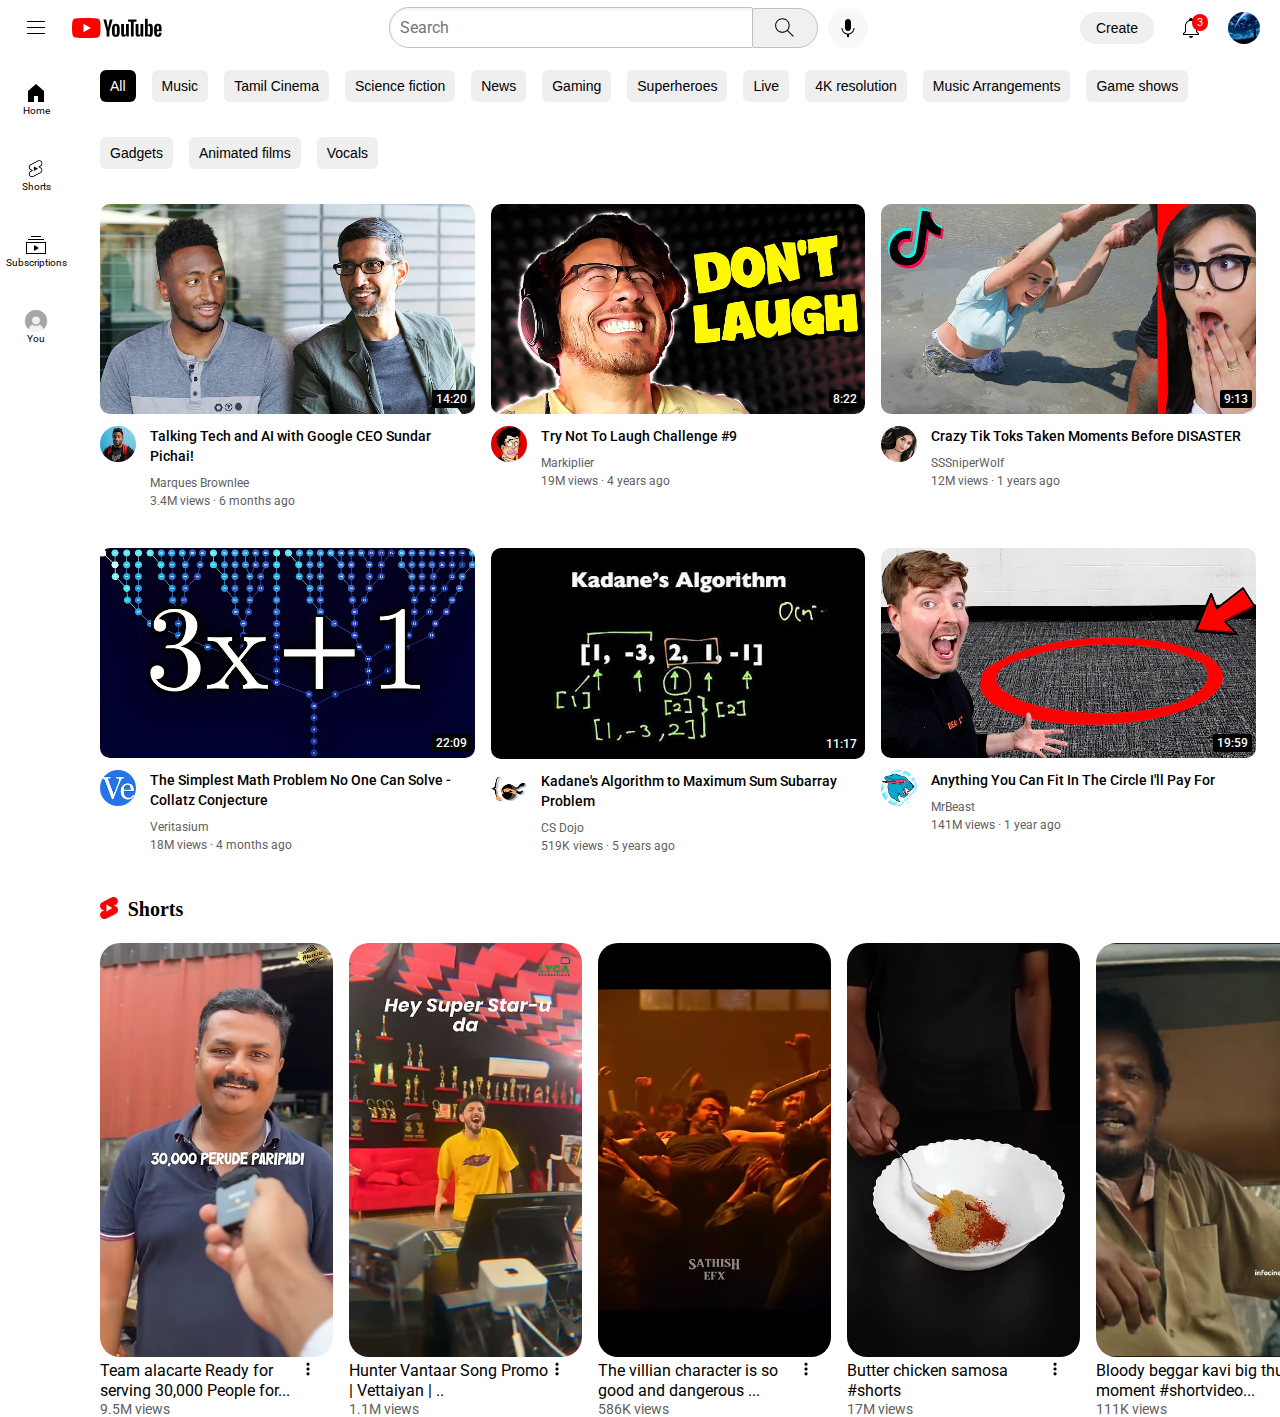
<file: index.html>
<!DOCTYPE html>
<html>
    <head>
        <title>Youtube.com Clone</title>

        <link rel="preconnect" href="https://fonts.googleapis.com">
        <link rel="preconnect" href="https://fonts.gstatic.com" crossorigin>
        <link href="https://fonts.googleapis.com/css2?family=Roboto:ital,wght@0,400;0,500;0,700;1,100&display=swap" rel="stylesheet">
        
        <link rel="stylesheet" href="styles/general.css">
        <link rel="stylesheet" href="styles/header.css">
        <link rel="stylesheet" href="styles/video.css">
        <link rel="stylesheet" href="styles/sidebar.css">
    </head>
    <body>
        <div class="header">
            <div class="left-section">
                <img class="hamburger-menu" src="icons/hamburger-menu.svg" >
                <img class="youtube-logo" src="icons/youtube-logo.svg">
            </div>
            <div class="middle-section">
                <input class="search-bar" type="text" placeholder="Search">
                <button class="search-button">
                    <img class="search-icon" src="icons/search.svg">
                    <div class="tooltip">Search</div>
                </button>
                <button class="voice-search-button">
                    <img class="voice-search-icon" src="icons/voice-search-icon.svg">
                    <div class="tooltip">Search with your voice</div>
                </button>
            </div>
            <div class="right-section">
                <div class="create-icon-container">
                    <button class="create"> Create</button>
                </div>
                
                <div class="notifications-icon-container">
                    <img class="notifications-icon" src="icons/notifications.svg">
                    <div class="notifications-count">3</div>
                    <div class="tooltip">Notifications</div>
                </div>
              
                <img class="my-channel-icon" src="thumbnails/my-channel.jpg">
            </div>
        </div>

        <div class="sidebar">
            <div class="sidebar-link">
                <img src="icons/home.svg">
                <div>Home</div>
            </div>
            <div class="sidebar-link">
                <img src="icons/shorts b.png">
                <div>Shorts</div>
            </div>
            <div class="sidebar-link">
                <img src="icons/subscriptions.svg">
                <div>Subscriptions</div>
            </div>        
            <div class="sidebar-link">
                <img src="icons/user-removebg-preview.png">
                <div>You</div>
            </div>          
        </div>

        <div class="button-marathon">
            <button class="all">All</button>
            <button>Music</button>
            <button>Tamil Cinema</button>
            <button>Science fiction</button>
            <button>News</button>
            <button>Gaming</button>
            <button>Superheroes</button>
            <button>Live</button>
            <button>4K resolution</button>
            <button>Music Arrangements</button>
            <button>Game shows</button>
            <button>Gadgets</button>
            <button>Animated films</button>
            <button>Vocals</button>
        </div>
        
        <div class="video-grid">
            <div class="video-preview">
                <div class="thumbnail-row">
                    <img class="thumbnail" src="thumbnails/thumbnail-1.webp">
                    <div class="video-time">
                        14:20
                    </div>
                </div>
                <div class="video-info-grid">
                    <div class="channel-picture">
                        <img class="channel" src="thumbnails/channel-1.jpeg">
                    </div>
                    <div class="video-info" >
                        <p class="video-title">
                            Talking Tech and AI with Google CEO Sundar Pichai! 
                        </p>
                        <p class="video-author">
                            Marques Brownlee 
                        </p>
                        <p class="video-stats">
                            3.4M views &#183 6 months ago
                        </p>
                    </div>
                </div>
            </div>


            <div class="video-preview">
                <div class="thumbnail-row">
                    <img class="thumbnail" src="thumbnails/thumbnail-2.webp">
                    <div class="video-time">
                        8:22
                    </div>
                </div>
                <div class="video-info-grid">
                    <div class="channel-picture">
                        <img class="channel" src="thumbnails/channel-2.jpeg">
                    </div>
                    <div class="video-info">
                        <p class="video-title">
                            Try Not To Laugh Challenge #9 
                        </p>
                        <p class="video-author">
                            Markiplier 
                        </p>
                        <p class="video-stats">
                            19M views &#183 4 years ago
                        </p>
                    </div>
                </div>
            </div>


            <div class="video-preview">
                <div class="thumbnail-row">
                    <img class="thumbnail" src="thumbnails/thumbnail-3.webp">
                    <div class="video-time">
                        9:13
                    </div>
                </div>
                <div class="video-info-grid">
                    <div class="channel-picture">
                        <img class="channel" src="thumbnails/channel-3.jpeg">
                    </div>
                    <div class="video-info">
                        <p class="video-title">
                            Crazy Tik Toks Taken Moments Before DISASTER
                        </p>
                        <p class="video-author">
                            SSSniperWolf 
                        </p>
                        <p class="video-stats">
                            12M views &#183 1 years ago
                        </p>
                    </div>
                </div>
            </div>
            

            <div class="video-preview">
                <div class="thumbnail-row">
                    <img class="thumbnail" src="thumbnails/thumbnail-4.webp">
                    <div class="video-time">
                        22:09
                    </div>
                </div>
                <div class="video-info-grid">
                    <div class="channel-picture">
                        <img class="channel" src="thumbnails/channel-4.jpeg">
                    </div>
                    <div class="video-info">
                        <p class="video-title">
                            The Simplest Math Problem No One Can Solve - Collatz Conjecture 
                        </p>
                        <p class="video-author">
                            Veritasium
                        </p>
                        <p class="video-stats">
                            18M views &#183 4 months ago
                        </p>
                    </div>
                </div>
            </div>

            <div class="video-preview">
                <div class="thumbnail-row">
                    <img class="thumbnail" src="thumbnails/thumbnail-5.webp">
                    <div class="video-time">
                        11:17
                    </div>
                </div>
                <div class="video-info-grid">
                    <div class="channel-picture">
                        <img class="channel" src="thumbnails/channel-5.jpeg">
                    </div>
                    <div class="video-info">
                        <p class="video-title">
                            Kadane's Algorithm to Maximum Sum Subarray Problem
                        </p>
                        <p class="video-author">
                            CS Dojo
                        </p>
                        <p class="video-stats">
                            519K views &#183 5 years ago
                        </p>
                    </div>
                </div>
            </div>

            <div class="video-preview">
                <div class="thumbnail-row">
                    <img class="thumbnail" src="thumbnails/thumbnail-6.webp">
                    <div class="video-time">
                        19:59
                    </div>
                </div>
                <div class="video-info-grid">
                    <div class="channel-picture">
                        <img class="channel" src="thumbnails/channel-6.jpeg">
                    </div>
                    <div class="video-info">
                        <p class="video-title">
                            Anything You Can Fit In The Circle I'll Pay For
                        </p>
                        <p class="video-author">
                            MrBeast
                        </p>
                        <p class="video-stats">
                            141M views &#183 1 year ago
                        </p>
                    </div>
                </div>
            </div>
        </div>

        
        <div class="shorts-main">
            <div class="shorts-icon">
                <img src="icons/images.png">
            </div>
            <div class="shorts-title">
                Shorts
            </div>
        </div>


        <div class="shorts-grid">
            <div class="shorts-preview">
                <div class="shorts-row">
                    <img class="frame" src="thumbnails/videoframe_882.png">
                </div>
                <div class="shorts-info-grid">
                    <div class="shorts-info">
                        <p class="shorts-desp">
                            Team alacarte Ready for serving 30,000 People for...
                        </p>
                        <p class="shorts-stat">
                            9.5M views
                        </p>
                    </div>
                    <div class="triple-icon">
                        <img class="triple" src="icons/triple dot.png">
                    </div>
                </div>
            </div>

            <div class="shorts-preview">
                <div class="shorts-row">
                    <img class="frame" src="thumbnails/videoframe_2.png">
                </div>
                <div class="shorts-info-grid">
                    <div class="shorts-info">
                        <p class="shorts-desp">
                            Hunter Vantaar Song Promo | Vettaiyan | ..
                        </p>
                        <p class="shorts-stat">
                            1.1M views
                        </p>
                    </div>
                    <div class="triple-icon">
                        <img class="triple" src="icons/triple dot.png">
                    </div>
                </div>
            </div>

            <div class="shorts-preview">
                <div class="shorts-row">
                    <img class="frame" src="thumbnails/videoframe_32.png">
                </div>
                <div class="shorts-info-grid">
                    <div class="shorts-info">
                        <p class="shorts-desp">
                            The villian character is so good and dangerous ...
                        </p>
                        <p class="shorts-stat">
                            586K views
                        </p>
                    </div>
                    <div class="triple-icon">
                        <img class="triple" src="icons/triple dot.png">
                    </div>
                </div>
            </div>

            <div class="shorts-preview">
                <div class="shorts-row">
                    <img class="frame" src="thumbnails/videoframe_4.png">
                </div>
                <div class="shorts-info-grid">
                    <div class="shorts-info">
                        <p class="shorts-desp">
                            Butter chicken samosa #shorts
                        </p>
                        <p class="shorts-stat">
                            17M views
                        </p>
                    </div>
                    <div class="triple-icon">
                        <img class="triple" src="icons/triple dot.png">
                    </div>
                </div>
            </div>

            <div class="shorts-preview">
                <div class="shorts-row">
                    <img class="frame" src="thumbnails/videoframe_5.png">
                </div>
                <div class="shorts-info-grid">
                    <div class="shorts-info">
                        <p class="shorts-desp">
                            Bloody beggar kavi big thug moment #shortvideo...
                        </p>
                        <p class="shorts-stat">
                            111K views
                        </p>
                    </div>
                    <div class="triple-icon">
                        <img class="triple" src="icons/triple dot.png">
                    </div>
                </div>
            </div>


        </div>


    </body>
</html>
</file>
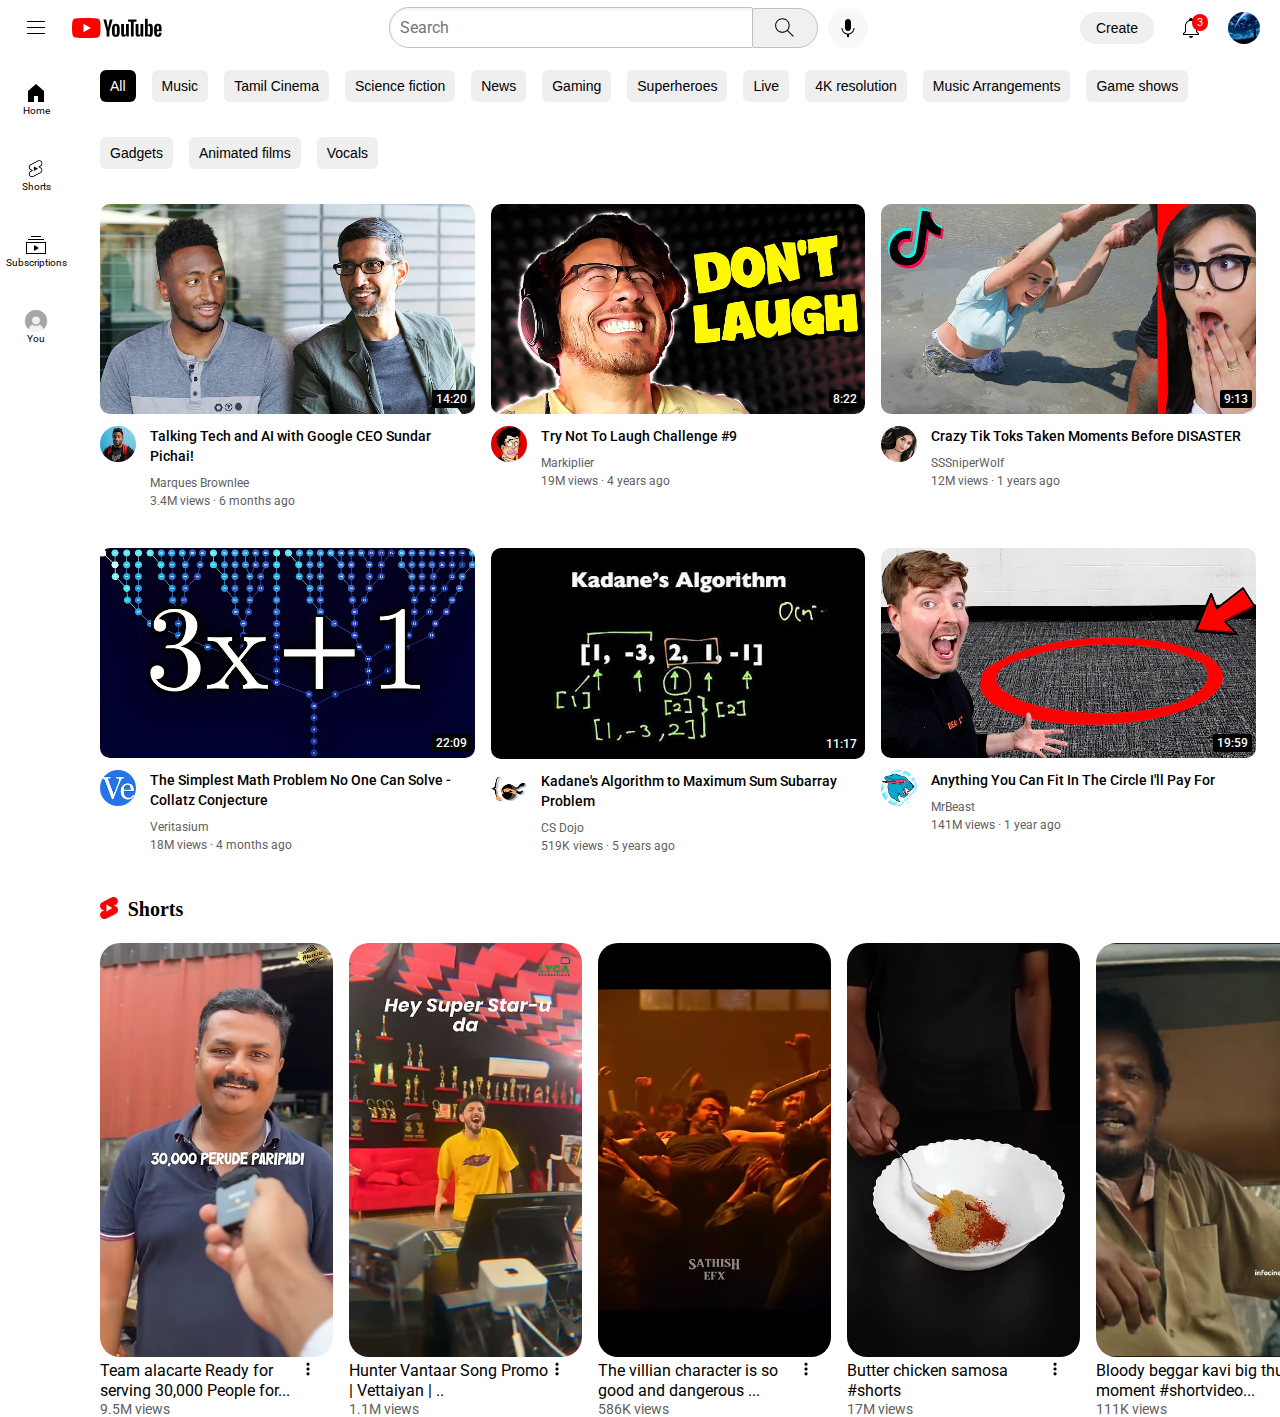
<file: youtube.html>
<!DOCTYPE html>
<html>
    <head>
        <title>Youtube.com Clone</title>

        <link rel="preconnect" href="https://fonts.googleapis.com">
        <link rel="preconnect" href="https://fonts.gstatic.com" crossorigin>
        <link href="https://fonts.googleapis.com/css2?family=Roboto:ital,wght@0,400;0,500;0,700;1,100&display=swap" rel="stylesheet">
        
        <link rel="stylesheet" href="styles/general.css">
        <link rel="stylesheet" href="styles/header.css">
        <link rel="stylesheet" href="styles/video.css">
        <link rel="stylesheet" href="styles/sidebar.css">
    </head>
    <body>
        <div class="header">
            <div class="left-section">
                <img class="hamburger-menu" src="icons/hamburger-menu.svg" >
                <img class="youtube-logo" src="icons/youtube-logo.svg">
            </div>
            <div class="middle-section">
                <input class="search-bar" type="text" placeholder="Search">
                <button class="search-button">
                    <img class="search-icon" src="icons/search.svg">
                    <div class="tooltip">Search</div>
                </button>
                <button class="voice-search-button">
                    <img class="voice-search-icon" src="icons/voice-search-icon.svg">
                    <div class="tooltip">Search with your voice</div>
                </button>
            </div>
            <div class="right-section">
                <div class="create-icon-container">
                    <button class="create"> Create</button>
                </div>
                
                <div class="notifications-icon-container">
                    <img class="notifications-icon" src="icons/notifications.svg">
                    <div class="notifications-count">3</div>
                    <div class="tooltip">Notifications</div>
                </div>
              
                <img class="my-channel-icon" src="thumbnails/my-channel.jpg">
            </div>
        </div>

        <div class="sidebar">
            <div class="sidebar-link">
                <img src="icons/home.svg">
                <div>Home</div>
            </div>
            <div class="sidebar-link">
                <img src="icons/shorts b.png">
                <div>Shorts</div>
            </div>
            <div class="sidebar-link">
                <img src="icons/subscriptions.svg">
                <div>Subscriptions</div>
            </div>        
            <div class="sidebar-link">
                <img src="icons/user-removebg-preview.png">
                <div>You</div>
            </div>          
        </div>

        <div class="button-marathon">
            <button class="all">All</button>
            <button>Music</button>
            <button>Tamil Cinema</button>
            <button>Science fiction</button>
            <button>News</button>
            <button>Gaming</button>
            <button>Superheroes</button>
            <button>Live</button>
            <button>4K resolution</button>
            <button>Music Arrangements</button>
            <button>Game shows</button>
            <button>Gadgets</button>
            <button>Animated films</button>
            <button>Vocals</button>
        </div>
        
        <div class="video-grid">
            <div class="video-preview">
                <div class="thumbnail-row">
                    <img class="thumbnail" src="thumbnails/thumbnail-1.webp">
                    <div class="video-time">
                        14:20
                    </div>
                </div>
                <div class="video-info-grid">
                    <div class="channel-picture">
                        <img class="channel" src="thumbnails/channel-1.jpeg">
                    </div>
                    <div class="video-info" >
                        <p class="video-title">
                            Talking Tech and AI with Google CEO Sundar Pichai! 
                        </p>
                        <p class="video-author">
                            Marques Brownlee 
                        </p>
                        <p class="video-stats">
                            3.4M views &#183 6 months ago
                        </p>
                    </div>
                </div>
            </div>


            <div class="video-preview">
                <div class="thumbnail-row">
                    <img class="thumbnail" src="thumbnails/thumbnail-2.webp">
                    <div class="video-time">
                        8:22
                    </div>
                </div>
                <div class="video-info-grid">
                    <div class="channel-picture">
                        <img class="channel" src="thumbnails/channel-2.jpeg">
                    </div>
                    <div class="video-info">
                        <p class="video-title">
                            Try Not To Laugh Challenge #9 
                        </p>
                        <p class="video-author">
                            Markiplier 
                        </p>
                        <p class="video-stats">
                            19M views &#183 4 years ago
                        </p>
                    </div>
                </div>
            </div>


            <div class="video-preview">
                <div class="thumbnail-row">
                    <img class="thumbnail" src="thumbnails/thumbnail-3.webp">
                    <div class="video-time">
                        9:13
                    </div>
                </div>
                <div class="video-info-grid">
                    <div class="channel-picture">
                        <img class="channel" src="thumbnails/channel-3.jpeg">
                    </div>
                    <div class="video-info">
                        <p class="video-title">
                            Crazy Tik Toks Taken Moments Before DISASTER
                        </p>
                        <p class="video-author">
                            SSSniperWolf 
                        </p>
                        <p class="video-stats">
                            12M views &#183 1 years ago
                        </p>
                    </div>
                </div>
            </div>
            

            <div class="video-preview">
                <div class="thumbnail-row">
                    <img class="thumbnail" src="thumbnails/thumbnail-4.webp">
                    <div class="video-time">
                        22:09
                    </div>
                </div>
                <div class="video-info-grid">
                    <div class="channel-picture">
                        <img class="channel" src="thumbnails/channel-4.jpeg">
                    </div>
                    <div class="video-info">
                        <p class="video-title">
                            The Simplest Math Problem No One Can Solve - Collatz Conjecture 
                        </p>
                        <p class="video-author">
                            Veritasium
                        </p>
                        <p class="video-stats">
                            18M views &#183 4 months ago
                        </p>
                    </div>
                </div>
            </div>

            <div class="video-preview">
                <div class="thumbnail-row">
                    <img class="thumbnail" src="thumbnails/thumbnail-5.webp">
                    <div class="video-time">
                        11:17
                    </div>
                </div>
                <div class="video-info-grid">
                    <div class="channel-picture">
                        <img class="channel" src="thumbnails/channel-5.jpeg">
                    </div>
                    <div class="video-info">
                        <p class="video-title">
                            Kadane's Algorithm to Maximum Sum Subarray Problem
                        </p>
                        <p class="video-author">
                            CS Dojo
                        </p>
                        <p class="video-stats">
                            519K views &#183 5 years ago
                        </p>
                    </div>
                </div>
            </div>

            <div class="video-preview">
                <div class="thumbnail-row">
                    <img class="thumbnail" src="thumbnails/thumbnail-6.webp">
                    <div class="video-time">
                        19:59
                    </div>
                </div>
                <div class="video-info-grid">
                    <div class="channel-picture">
                        <img class="channel" src="thumbnails/channel-6.jpeg">
                    </div>
                    <div class="video-info">
                        <p class="video-title">
                            Anything You Can Fit In The Circle I'll Pay For
                        </p>
                        <p class="video-author">
                            MrBeast
                        </p>
                        <p class="video-stats">
                            141M views &#183 1 year ago
                        </p>
                    </div>
                </div>
            </div>
        </div>

        
        <div class="shorts-main">
            <div class="shorts-icon">
                <img src="icons/images.png">
            </div>
            <div class="shorts-title">
                Shorts
            </div>
        </div>


        <div class="shorts-grid">
            <div class="shorts-preview">
                <div class="shorts-row">
                    <img class="frame" src="thumbnails/videoframe_882.png">
                </div>
                <div class="shorts-info-grid">
                    <div class="shorts-info">
                        <p class="shorts-desp">
                            Team alacarte Ready for serving 30,000 People for...
                        </p>
                        <p class="shorts-stat">
                            9.5M views
                        </p>
                    </div>
                    <div class="triple-icon">
                        <img class="triple" src="icons/triple dot.png">
                    </div>
                </div>
            </div>

            <div class="shorts-preview">
                <div class="shorts-row">
                    <img class="frame" src="thumbnails/videoframe_2.png">
                </div>
                <div class="shorts-info-grid">
                    <div class="shorts-info">
                        <p class="shorts-desp">
                            Hunter Vantaar Song Promo | Vettaiyan | ..
                        </p>
                        <p class="shorts-stat">
                            1.1M views
                        </p>
                    </div>
                    <div class="triple-icon">
                        <img class="triple" src="icons/triple dot.png">
                    </div>
                </div>
            </div>

            <div class="shorts-preview">
                <div class="shorts-row">
                    <img class="frame" src="thumbnails/videoframe_32.png">
                </div>
                <div class="shorts-info-grid">
                    <div class="shorts-info">
                        <p class="shorts-desp">
                            The villian character is so good and dangerous ...
                        </p>
                        <p class="shorts-stat">
                            586K views
                        </p>
                    </div>
                    <div class="triple-icon">
                        <img class="triple" src="icons/triple dot.png">
                    </div>
                </div>
            </div>

            <div class="shorts-preview">
                <div class="shorts-row">
                    <img class="frame" src="thumbnails/videoframe_4.png">
                </div>
                <div class="shorts-info-grid">
                    <div class="shorts-info">
                        <p class="shorts-desp">
                            Butter chicken samosa #shorts
                        </p>
                        <p class="shorts-stat">
                            17M views
                        </p>
                    </div>
                    <div class="triple-icon">
                        <img class="triple" src="icons/triple dot.png">
                    </div>
                </div>
            </div>

            <div class="shorts-preview">
                <div class="shorts-row">
                    <img class="frame" src="thumbnails/videoframe_5.png">
                </div>
                <div class="shorts-info-grid">
                    <div class="shorts-info">
                        <p class="shorts-desp">
                            Bloody beggar kavi big thug moment #shortvideo...
                        </p>
                        <p class="shorts-stat">
                            111K views
                        </p>
                    </div>
                    <div class="triple-icon">
                        <img class="triple" src="icons/triple dot.png">
                    </div>
                </div>
            </div>


        </div>


    </body>
</html>
</file>
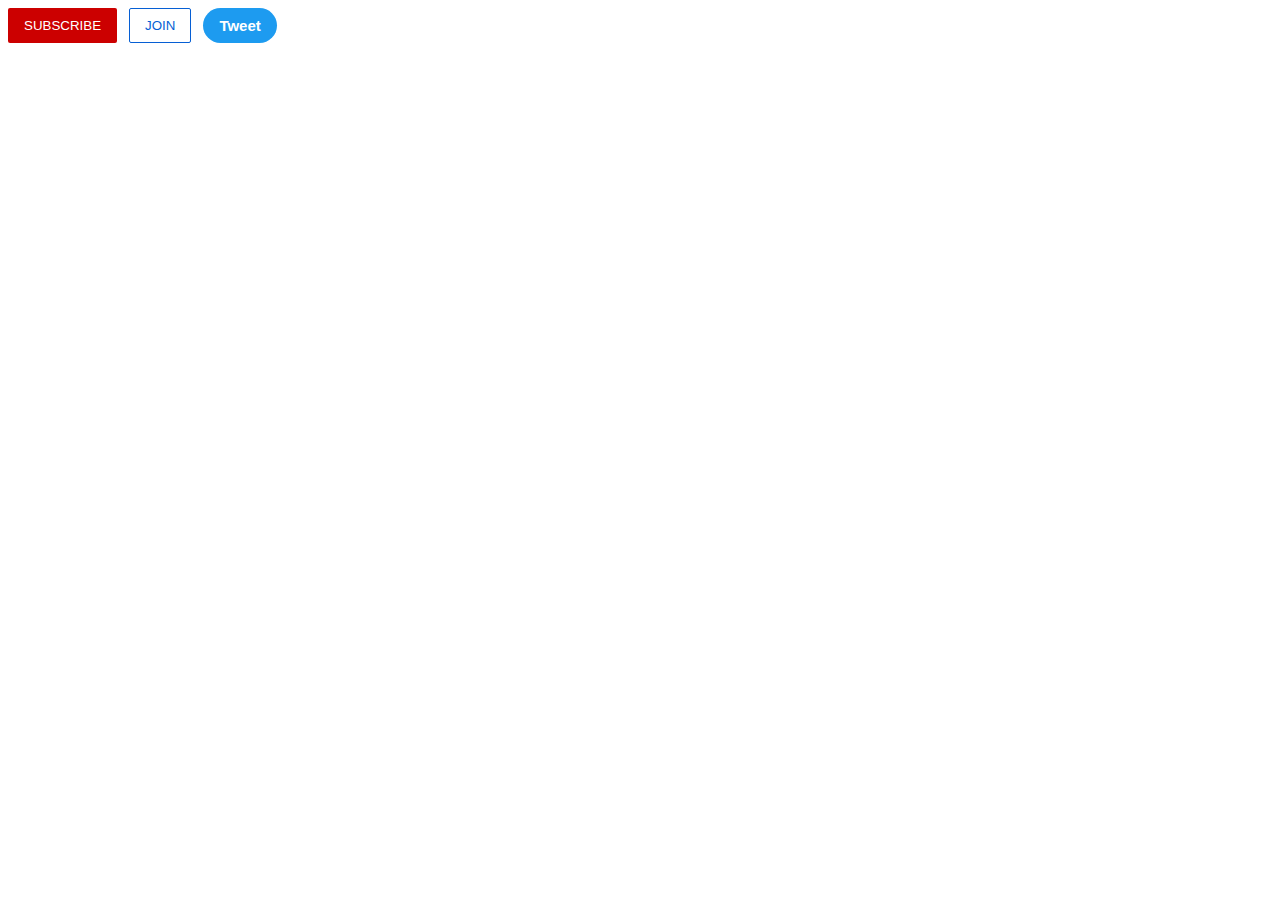
<file: intro/buttons.html>
<!DOCTYPE html>
<html>
    <head>
        <title>Buttons Practice</title>
        <link rel="stylesheet" href="buttons.css">
        <!link is a void element that is it does not have a closing tag>
        <!rel stands for relation that is what type of thing are we linking in>
    </head>
    <body>
        <!In box shadow the first value refers to horizontal postion second - vertical third-blur last value is colour >
        <! button is a css selector, background-color is a css property(what we are changing) and red is a css value>
        <! rgb represents red green and blue, max value 255 min value 0 rgba's a refers to opacity level >
        <button class="subscribe-button">
            SUBSCRIBE
        </button>
        <button class="join-button">
            JOIN
        </button>
        <button class="tweet-button">
            Tweet    
        </button>
    </body>
</html>
</file>
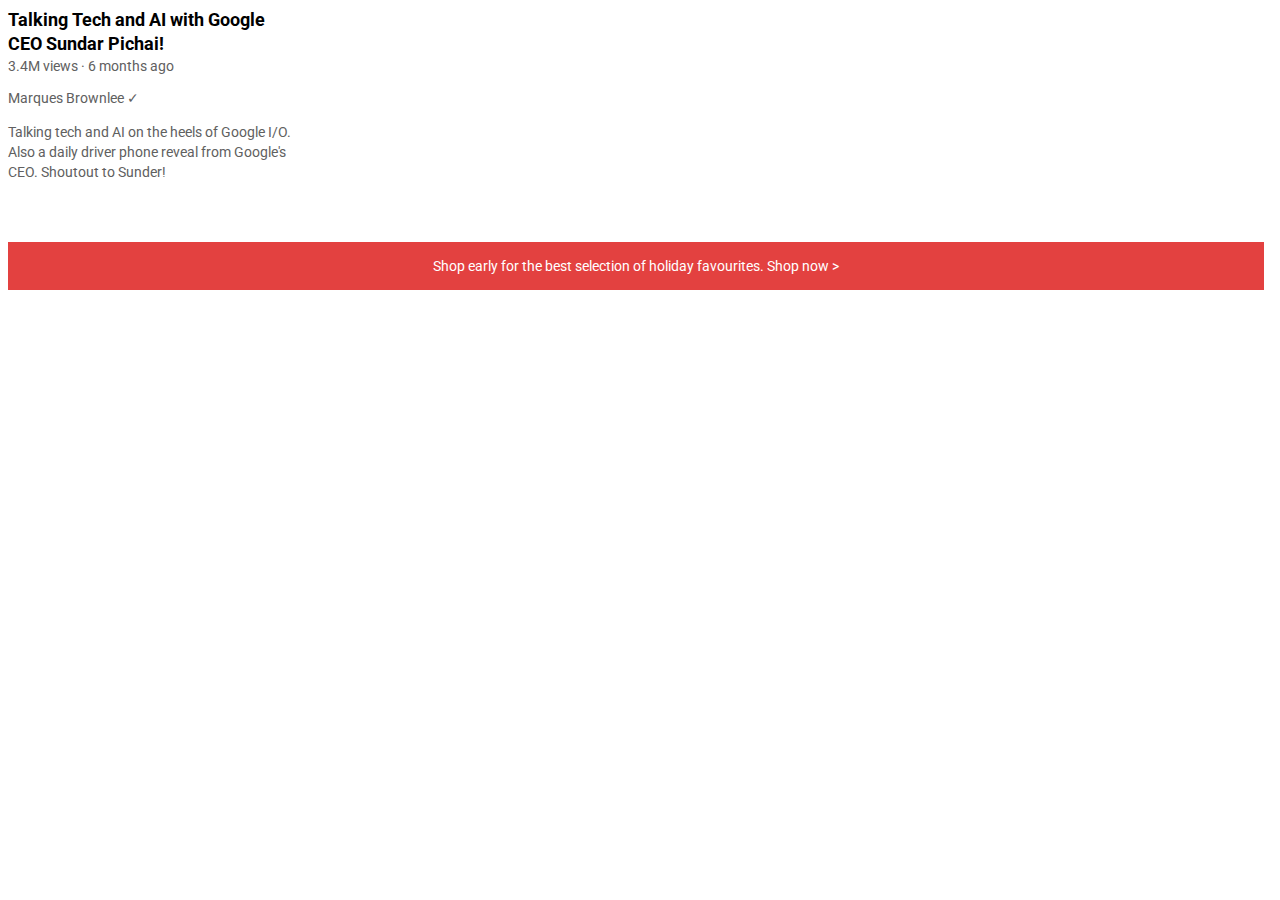
<file: intro/text.html>
<!DOCTYPE html>
<html>
    <head>
        <title>Text practice</title>


        <link rel="preconnect" href="https://fonts.googleapis.com">
<link rel="preconnect" href="https://fonts.gstatic.com" crossorigin>
<link href="https://fonts.googleapis.com/css2?family=Roboto:wght@400;700&display=swap" rel="stylesheet">

        <link rel="stylesheet" href="text.css">
    </head>
    <body>
        <! Here line height is used to give distance between the first and second line of pichai sentence>
<p class="video-title">
    Talking Tech and AI with Google CEO Sundar Pichai!
</p>

<p class="video-stats">
    3.4M views &#183; 6 months ago
</p>

<p class="video-author">
    Marques Brownlee &#10003;
</p>

<p class="video-content">
    Talking tech and AI on the heels of Google I/O. Also a daily driver phone reveal from Google's CEO. Shoutout to Sunder!
</p>

<p class="video-ad">
    Shop early for the best selection of holiday favourites. 
    <span class="span-text">Shop now &gt;<span>
</p>
    </body>
</html>
</file>
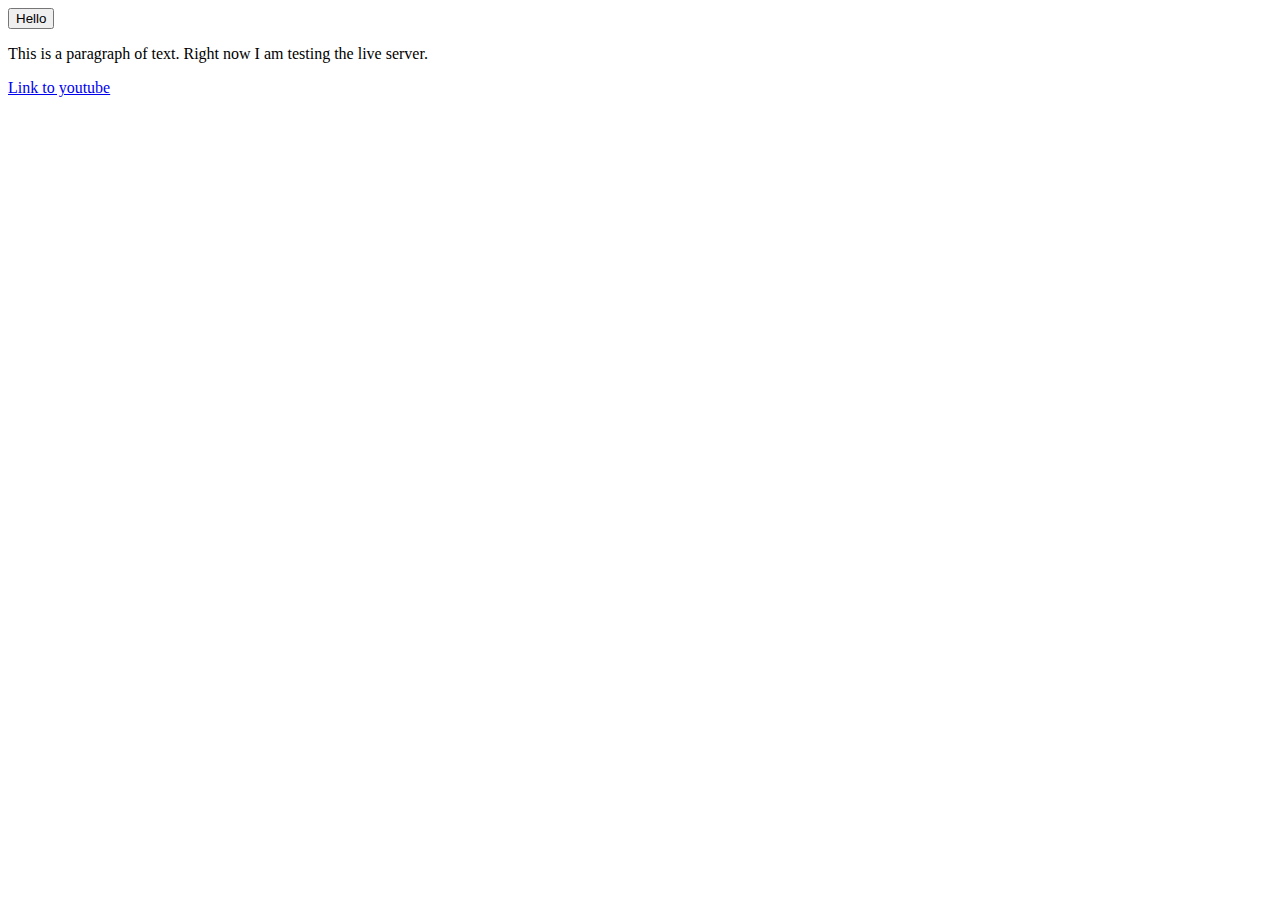
<file: intro/website.html>
<!DOCTYPE html>
<html>
    <head>
        <title>First try</title>
    </head>
    <body>
        <button>
            Hello
        </button>
        <p>
            This is a paragraph of text. Right now I am testing the live server.
        </p><!html elements eg: buuton, p etc>
        <!Each elements have an opening and closing tab>
        <a href="https://www.youtube.com/watch?v=G3e-cpL7ofc" target="_blank">
            Link to youtube
        </a><! a is an anchor element, href is used to add link its an html attribute, there must be space between a and href, There can be multiple attributes on a single element >
        <! above target attribute is added which specifies if the link must be opened in the same tab(default option) or different tab(_blank) target and href can only be used on a tag>
    </body>
</html>
</file>
<file: styles/general.css>
p {
    font-family: Roboto, Arial;
    margin-top: 0;
    margin-bottom: 0;
}

body {
    margin: 0;
    padding-top: 70px;
    padding-left: 100px;
    padding-right: 24px;
    background-color: white;
}
</file>
<file: styles/header.css>
.header {
    height: 55px;
    display: flex;
    justify-content: space-between;
    position: fixed;
    top: 0;
    left: 0;
    right: 0;
    background-color: white;
    border-bottom-width:1px;
    border-bottom-style: solid;
    border-bottom-color: white ;
    z-index: 100;
}

.left-section {
    display: flex;
    align-items: center;

}

.hamburger-menu {
    height: 24px;
    margin-left: 24px;
    margin-right: 24px;
}

.youtube-logo {
    height: 20px;
}

.middle-section {
    display: flex;
    flex: 1;
    align-items: center;
    margin-left: 70px;
    margin-right: 35px;
    max-width: 500px;
}

.search-bar {
    flex: 1;
    max-width: 350px;
    height: 36.5px;
    padding-left: 10px;
    font-size: 16px;
    border: 1px solid rgb(192, 192, 192);
    border-radius: 2px;
    box-shadow: inset 1px 2px 3px rgba(0, 0, 0, 0.05);
    width: 0;
    border-start-start-radius: 20px;
    border-end-start-radius: 20px;

}

.search-bar::placeholder {
    font-family: Roboto, Arial;
    font-size: 16px;
}

.search-button {
    height: 40px;
    width: 66px;
    display: flex;
    justify-content: center;
    align-items: center;
    background-color: rgb(240, 240, 240);
    border-width: 1px;
    border-style: solid;
    border-color: rgb(192, 192, 192);
    border-radius: 2px;
    margin-left: -1px;
    margin-right: 10px;
    border-start-end-radius: 20px;
    border-end-end-radius: 20px;
    
}

.search-button, 
.voice-search-button,
.notifications-icon-container{
    display: flex;
    justify-content: center;
    align-items: center;
    position: relative;
}

.search-button .tooltip, 
.voice-search-button .tooltip,
.notifications-icon-container .tooltip {
    font-family: Roboto, Arial;
    position: absolute;
    background-color: gray;
    color: white;
    padding-top: 4px;
    padding-bottom: 4px;
    padding-left: 8px;
    padding-right: 8px;
    border-radius: 2px;
    font-size: 12px;
    bottom: -30px;
    opacity: 0;
    transition: opacity 0.15s;
    pointer-events: none;
    white-space: nowrap;
}

.search-button:hover .tooltip,
.voice-search-button:hover .tooltip,
.notifications-icon-container:hover .tooltip {
    opacity: 1;
}

.search-icon {
    height: 25px;
}

.voice-search-button {
    height: 40px;
    width: 40px;
    border-radius: 20px;
    border: 0;
    background-color: rgb(248, 248, 248);
}

.voice-search-icon {
    height: 24px;
}

.right-section {
    width: 180px;
    margin-right: 20px;
    display: flex;
    align-items: center;
    justify-content: space-between;
    flex-shrink: 0;
}

.create {
    font-size: 14px;
    font-weight: 500;
    padding: 8px 16px;
    border-style: none;
    border-radius: 16px;
}

.notifications-icon {
    height: 24px;
}

.notifications-icon-container {
    position: relative;
}

.notifications-count {
    position: absolute;
    top: -2px;
    right: -5px;
    background-color: red;
    color: white;
    font-family: Roboto, Arial;
    font-size: 11px;
    padding-left: 5px;
    padding-right: 5px;
    padding-top: 2px;
    padding-bottom: 2px;
    border-radius: 10px;
}

.my-channel-icon {
height: 32px;
border-radius: 16px;
}


.button-marathon button{
    font-size: 14px;
    border-radius: 6px;
    margin-right:12px ;
    margin-bottom: 35px;
    border-style: none;
    padding: 8px 10px;
    font-weight: 500;
}
.all {
    background-color: black;
    color: white;
}
</file>
<file: styles/video.css>
.thumbnail {
    width: 100%;
    cursor: pointer;
    border-radius: 10px;
}



.video-title {
    font-size: 14px;
    color: black;
    font-weight: 500;
    line-height: 20px;
    cursor: pointer;
    margin-bottom: 10px;
}


.video-info-grid {
    display: grid;
    grid-template-columns: 50px 1fr;
}

.channel {
    border-radius: 50px;
    width: 36px;
    cursor: pointer;
}

.thumbnail-row {
    margin-bottom: 8px;
    position: relative;
}

.video-author,
.video-stats {
    font-size: 12px;
    color: rgb(96, 96, 96);
    cursor: pointer;
}

.video-author {
    margin-bottom: 4px;
}

.video-grid {
    display: grid;
    grid-template-columns: 1fr 1fr 1fr;
    column-gap: 16px;
    row-gap: 40px;
}

@media (max-width: 1098px) {
    .video-grid {
        grid-template-columns: 1fr 1fr;
    }
}


.video-time {
    background-color: black;
    color: white;
    position: absolute;
    bottom: 10px;
    right: 4px;
    font-size: 12px;
    font-family: Roboto, Arial;
    font-weight: 500;
    padding: 2px 4px 2px 4px;
    border-radius: 2px;

}

.shorts-main {
    display: flex;
    justify-content: start;
    align-items: center;
    padding-top: 44px;
    padding-bottom: 20px;
}

.shorts-icon img{
    height: 22px;
    margin-right: 10px;
}


.shorts-title{
    font-size: 20px;
    font-weight: 700;
}

.shorts-row img{
    width: 233px;
    border-radius: 20px;
}

.shorts-grid {
    display: grid;
    grid-template-columns: 1fr 1fr 1fr 1fr 1fr;
    column-gap: 16px;
    row-gap: 40px;
}

.shorts-stat {
    font-size: 14px;
    color: rgb(96, 96, 96);
    cursor: pointer;
}

.shorts-info-grid {
    display: grid;
    grid-template-columns:200px 30px;
}

.triple-icon .triple{
    height :16px;
    cursor: pointer;
}

.shorts-desp {
    font-size: 16px;
    line-height: 20px;
}
</file>
<file: styles/sidebar.css>
.sidebar {
    position: fixed;
    left: 0;
    bottom: 0;
    top: 55px;
    width: 72px;
    background-color: white;
    z-index: 200;
    padding-top: 5px;
}

.sidebar-link {
    height: 76px;
    display: flex;
    justify-content: center;
    align-items: center;
    flex-direction: column;
    cursor: pointer;
}

.sidebar-link:hover {
    background-color: rgb(235, 235, 235);
}

.sidebar-link img {
    height: 24px;
}

.sidebar-link div {
    font-family: Roboto, Arial;
    font-size: 10px;
}
</file>
<file: intro/buttons.css>
.subscribe-button {
                background-color: rgb(204, 0, 0);
                color: white;
                border: none;
                padding-left: 16px;
                padding-right: 16px;
                padding-top: 10px;
                padding-bottom: 10px;
                border-radius: 2px;
                cursor: pointer;
                margin-right: 8px;
                transition: opacity 0.15s;
                vertical-align: top;
            }
        
            .subscribe-button:hover {
                opacity: 0.8;
            }
        
            .subscribe-button:active {
                opacity: 0.5;
            }
        
            .join-button {
                background-color: rgb(255, 255, 255);
                border-color: rgb(6, 95, 212);
                border-style: solid;
                border-width: 1px;
                color: rgb(6, 95, 212);
                padding-left: 15px;
                padding-right: 15px;
                padding-top: 9px;
                padding-bottom: 9px;
                border-radius: 2px;
                cursor: pointer;
                margin-right: 8px;
                transition: background-color 0.15s,
                    color 0.15s;
                    vertical-align: top;
            }
        
            .join-button:hover {
                background-color: rgb(6, 95, 212);
                color:  rgb(255, 255, 255);;
            }
        
            .join-button:active {
                opacity: 0.7;
            }
        
            .tweet-button {
                background-color: rgb(29, 155, 240);
                border: none;
                border-radius: 18px;
                color: white;
                padding-left: 16px;
                padding-right: 16px;
                padding-top: 9px;
                padding-bottom: 9px;
                cursor: pointer;
                font-weight: bold;
                font-size: 15px;
                transition: box-shadow 0.15s;
                vertical-align: top;
            }
        
            .tweet-button:hover {
                box-shadow: 0 5px 10px rgba(0,0,0,0.15);
            }
        
            .tweet-button:active {
                box-shadow: 0 5px 10px rgba(0,0,0,0.15);
                opacity: 0.7;
            }
</file>
<file: intro/text.css>
p {
    font-family: Roboto;
    margin-top: 0;
}

.video-title {
    font-size: 18px;
    font-weight: bold;
    text-align: left;
    width: 284px;
    line-height: 24px;
    margin-bottom: 2px;
}

.video-stats {
    font-size: 14px;
    color: rgb(96, 96, 96);
    margin-bottom: 16px;
}

.video-author {
    font-size: 14px;
    margin-bottom: 16px;
    color: rgb(96, 96, 96);
}

.video-content {
    font-size: 14px;
    margin-bottom: 60px;
    color: rgb(96, 96, 96);
    width: 284px;
    line-height: 20px;
}

.video-ad {
    font-size: 14px;
    color: white;
    background-color: rgb(227, 65, 64);
    margin-bottom: 16;
    margin-left: none;
    margin-right: 8px;
    padding: 16px;
    text-align: center;
}

.span-text:hover {
    text-decoration: underline;
    cursor: pointer;
}
</file>
